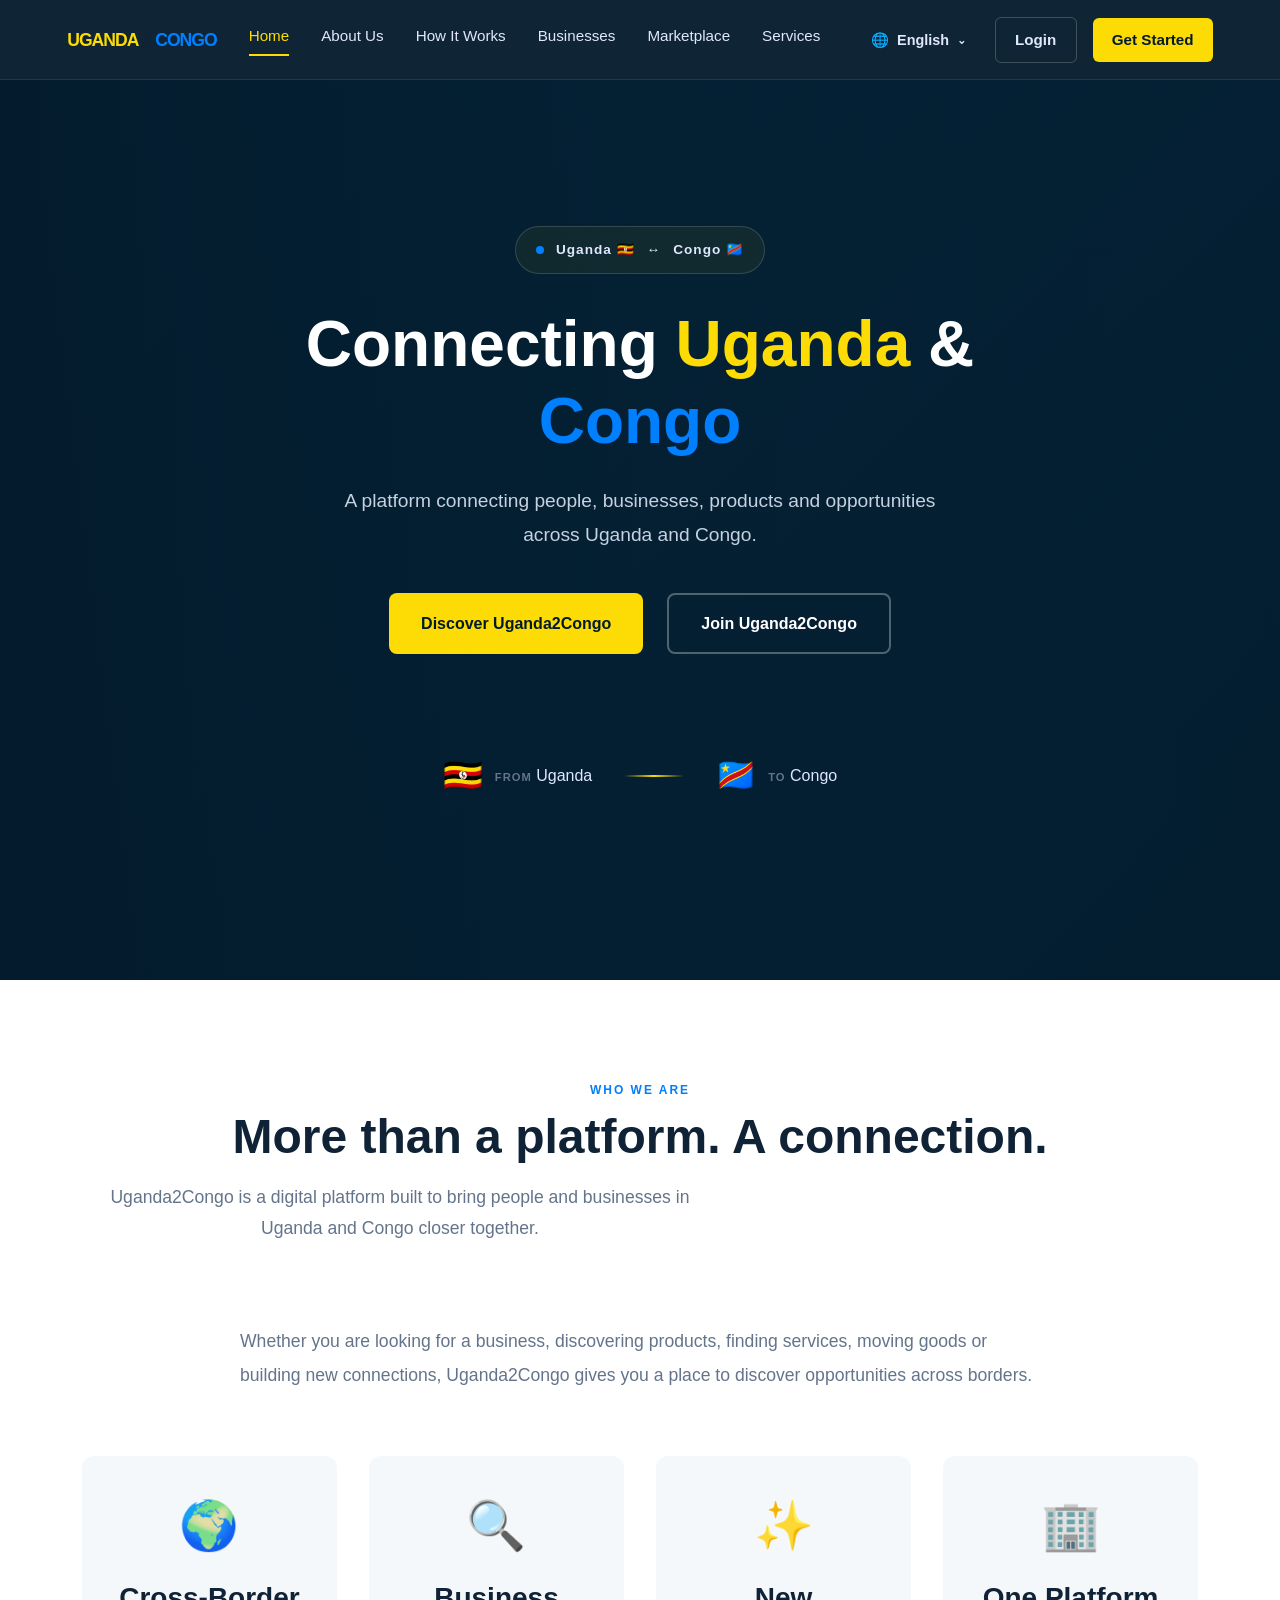
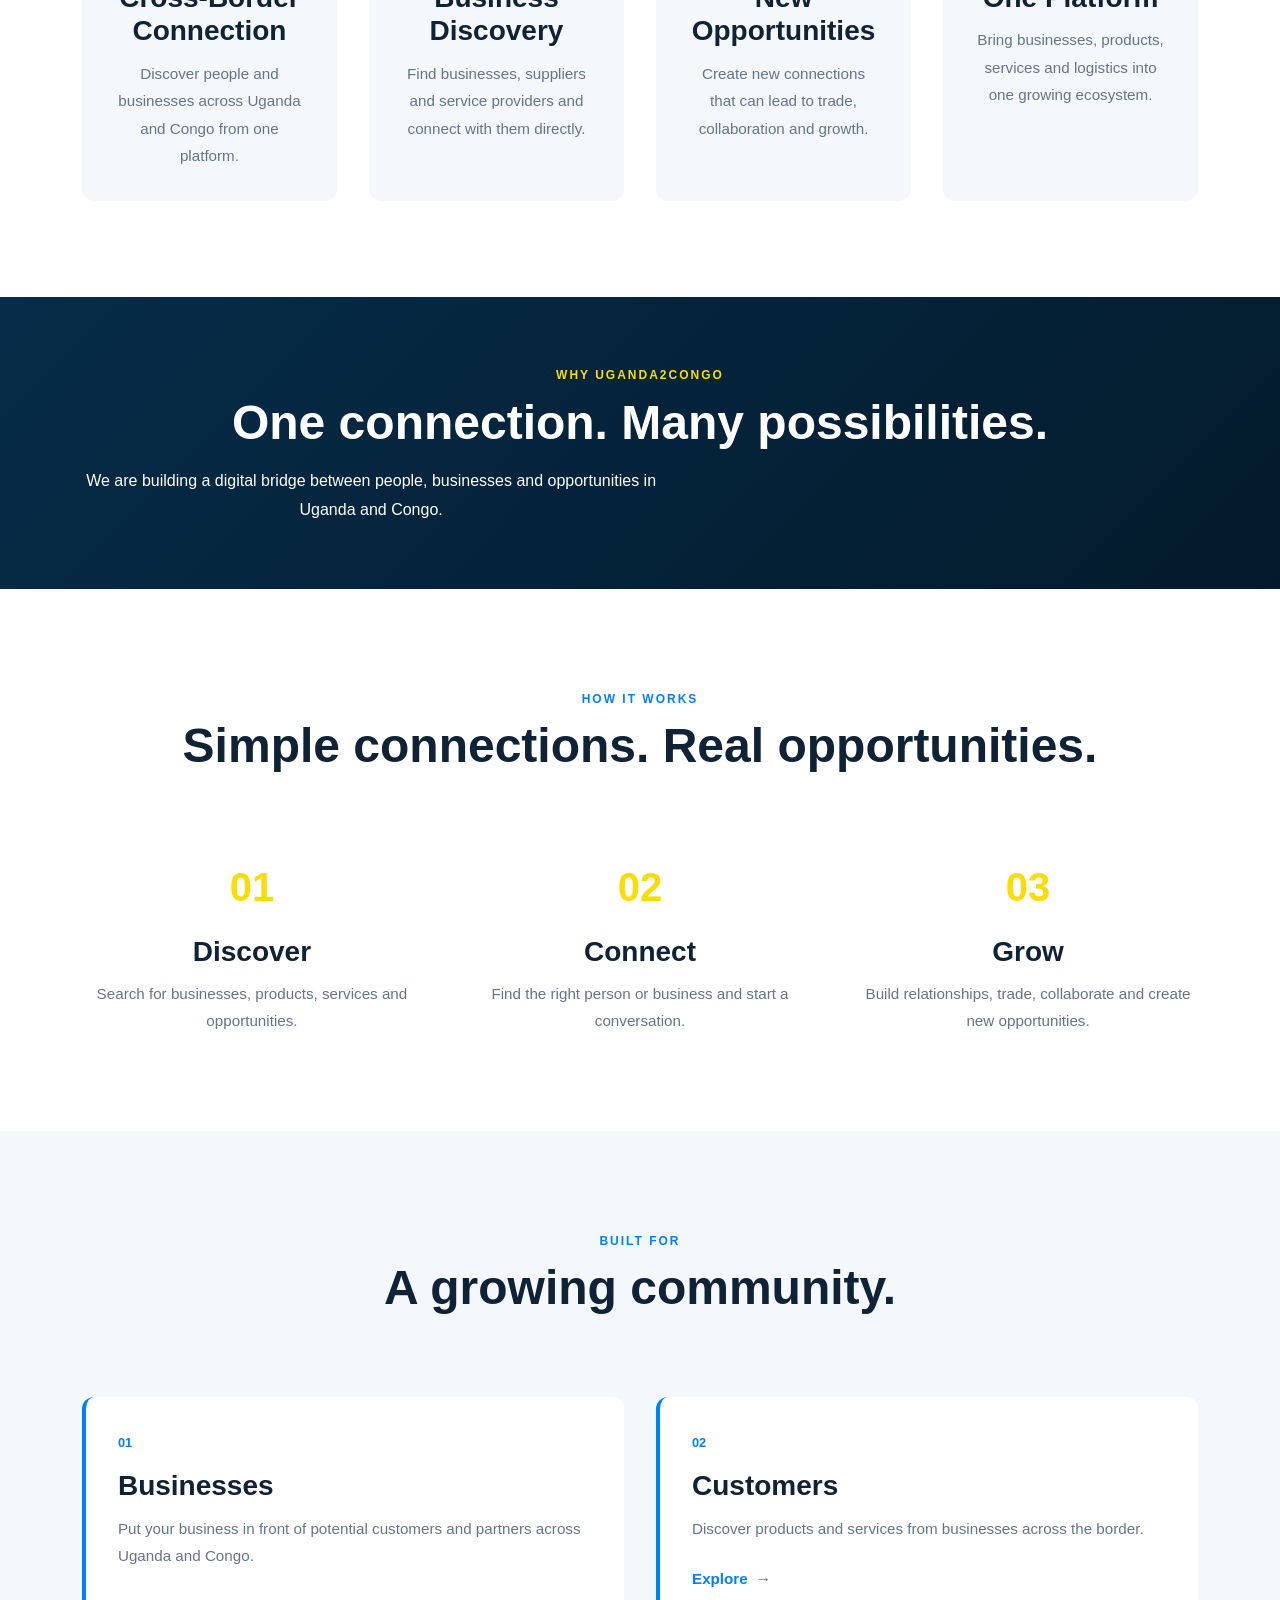
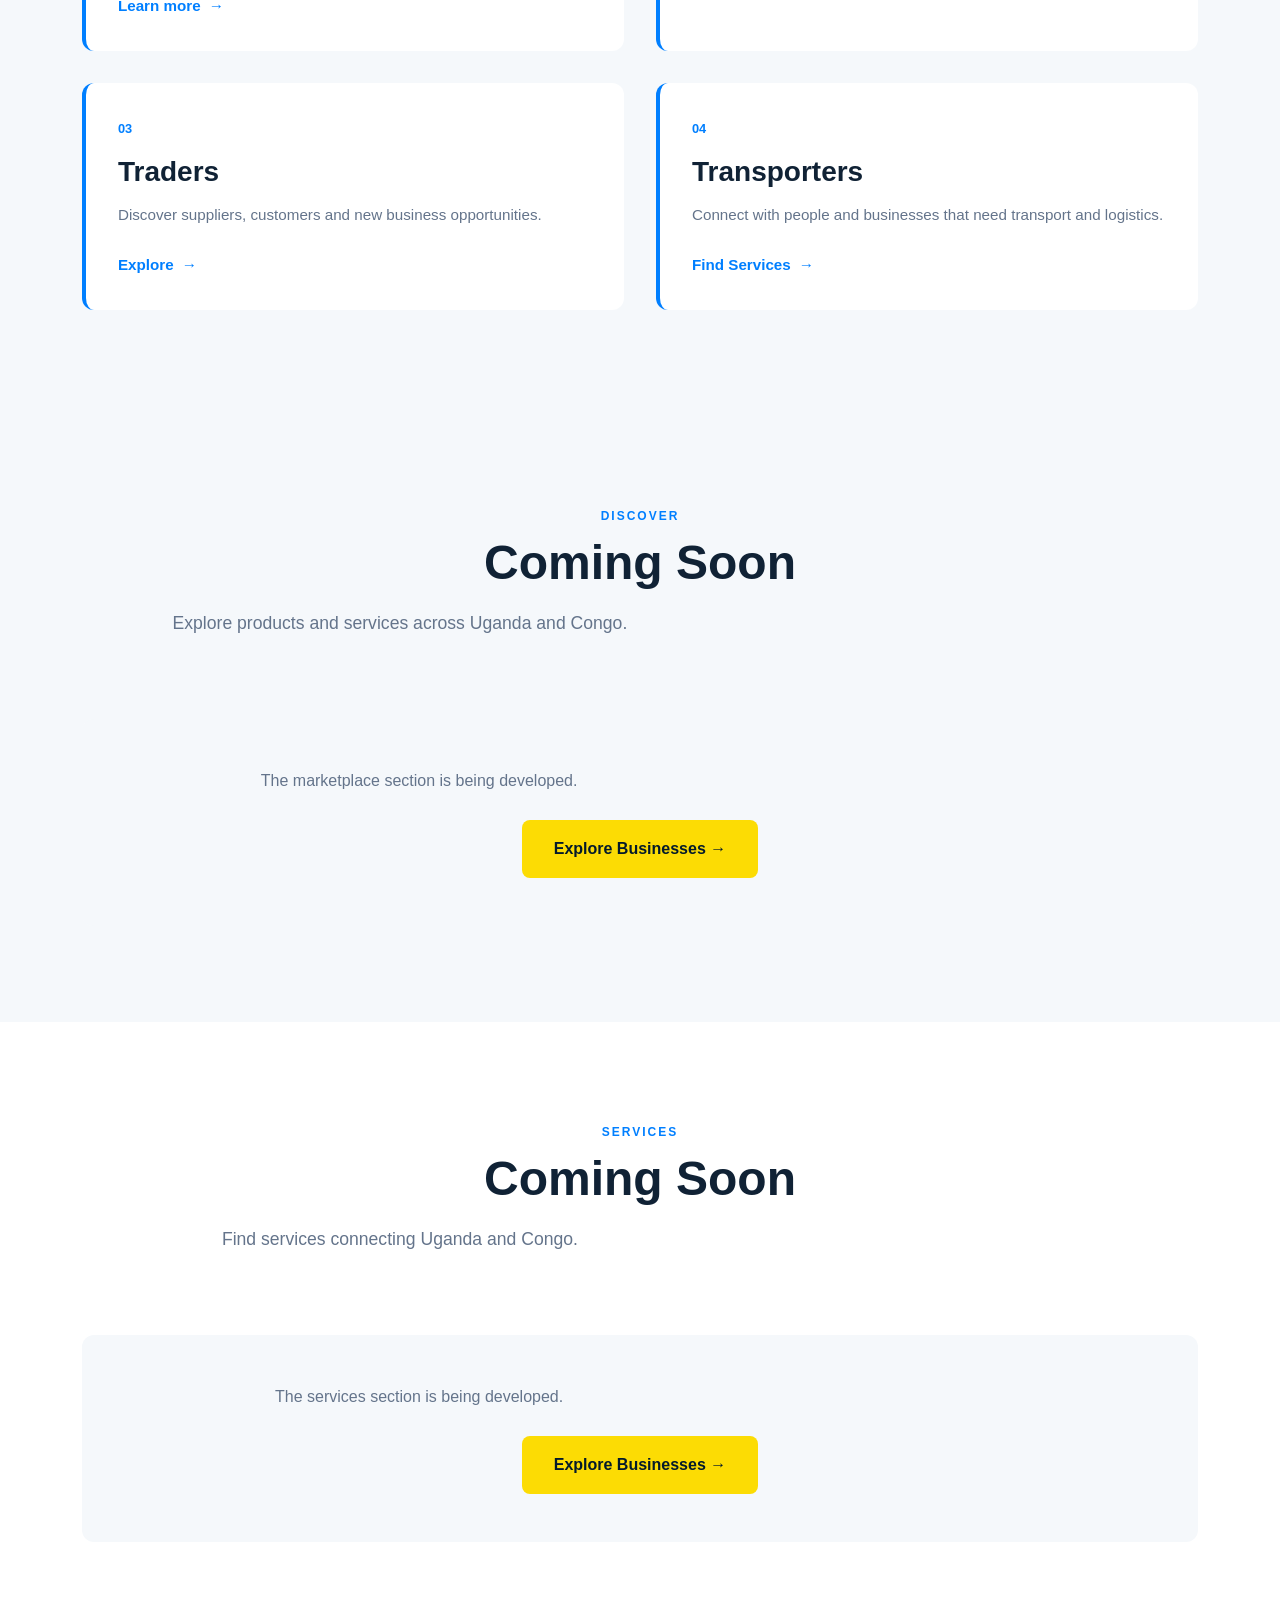
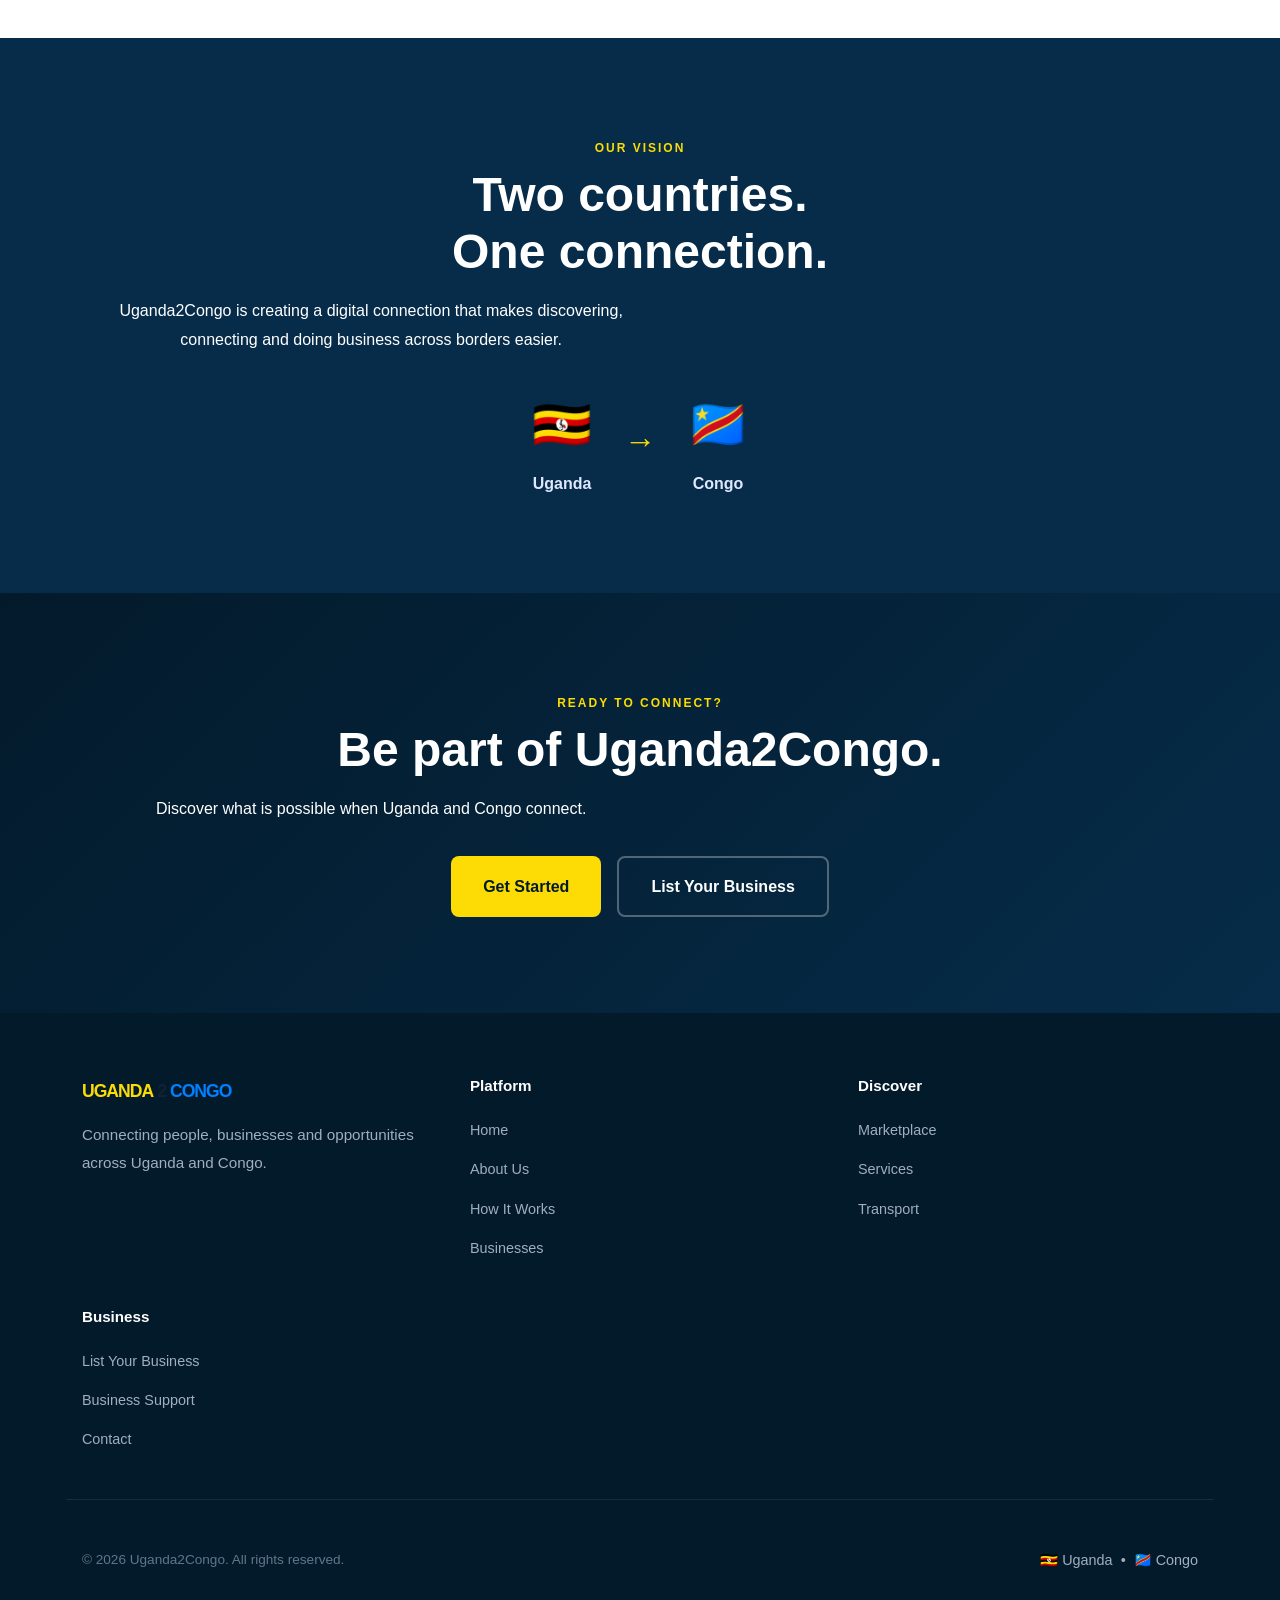
<file: index.html>
<!DOCTYPE html>
<html lang="en">
<head>
    <meta name="google-site-verification" content="ggwGvjV6FK6lKoVEgPFCBbN79hpoDgMZbujHqeuk0v0" />
    <meta charset="UTF-8">
    <meta name="viewport" content="width=device-width, initial-scale=1.0">
    <meta name="description" content="Uganda2Congo connects people, businesses, products and opportunities between Uganda and Congo.">
    <title>Uganda2Congo | Connecting Uganda & Congo</title>
    <link rel="stylesheet" href="style.css">
</head>
<body>

    <!-- ================= NAVBAR ================= -->
    <header class="navbar">
        <div class="container nav-container">
            <a href="index.html" class="logo">
                <span class="uganda-text">UGANDA</span>
                <span class="two-text">2</span>
                <span class="congo-text">CONGO</span>
            </a>

            <nav class="nav-links">
                <a href="index.html" class="active" data-i18n="home">Home</a>
                <a href="#about" data-i18n="about">About Us</a>
                <a href="#how-it-works" data-i18n="howItWorks">How It Works</a>
                <a href="businesses.html" data-i18n="businesses">Businesses</a>
                <a href="#marketplace" data-i18n="marketplace">Marketplace</a>
                <a href="#services" data-i18n="services">Services</a>
            </nav>

            <div class="nav-right">
                <!-- LANGUAGE SELECTOR -->
                <div class="language-selector">
                    <button class="language-button" id="languageButton">
                        <span>🌐</span>
                        <span id="selectedLanguage">English</span>
                        <span class="arrow">⌄</span>
                    </button>
                    <div class="language-menu" id="languageMenu">
                        <button data-language="en">English</button>
                        <button data-language="lg">Luganda</button>
                        <button data-language="sw">Kiswahili</button>
                        <button data-language="fr">Français</button>
                        <button data-language="ln">Lingála</button>
                    </div>
                </div>

                <a href="#" class="login-btn" data-i18n="login">Login</a>
                <a href="#" class="start-btn" data-i18n="getStarted">Get Started</a>

                <!-- MOBILE MENU BUTTON -->
                <button class="menu-button" id="menuButton" aria-label="Open menu">
                    <span></span>
                    <span></span>
                    <span></span>
                </button>
            </div>
        </div>

        <!-- MOBILE NAVIGATION -->
        <div class="mobile-menu" id="mobileMenu">
            <a href="index.html" class="active" data-i18n="home">Home</a>
            <a href="#about" data-i18n="about">About Us</a>
            <a href="#how-it-works" data-i18n="howItWorks">How It Works</a>
            <a href="businesses.html" data-i18n="businesses">Businesses</a>
            <a href="#marketplace" data-i18n="marketplace">Marketplace</a>
            <a href="#services" data-i18n="services">Services</a>
            <div class="mobile-actions">
                <a href="#" class="login-btn" data-i18n="login">Login</a>
                <a href="#" class="start-btn" data-i18n="getStarted">Get Started</a>
            </div>
        </div>
    </header>

    <!-- ================= MAIN ================= -->
    <main>
        <!-- ================= HERO ================= -->
        <section class="hero">
            <div class="hero-image"></div>
            <div class="hero-overlay"></div>

            <div class="container hero-content">
                <div class="hero-badge">
                    <span class="badge-dot"></span>
                    Uganda 🇺🇬
                    <span>↔</span>
                    Congo 🇨🇩
                </div>

                <h1>
                    <span data-i18n="heroLineOne">Connecting</span>
                    <span class="yellow-text"><span data-i18n="uganda">Uganda</span></span>
                    <span data-i18n="and">&</span>
                    <span class="blue-text"><span data-i18n="congo">Congo</span></span>
                </h1>

                <p data-i18n="heroDescription">A platform connecting people, businesses, products and opportunities across Uganda and Congo.</p>

                <div class="hero-buttons">
                    <a href="businesses.html" class="primary-btn" data-i18n="discoverPlatform">
                        Discover Uganda2Congo
                        <span>→</span>
                    </a>
                    <a href="businesses.html" class="secondary-btn" data-i18n="joinUs">Join Uganda2Congo</a>
                </div>

                <div class="hero-bottom">
                    <div class="country">
                        <strong>🇺🇬</strong>
                        <div>
                            <small data-i18n="from">FROM</small>
                            <span data-i18n="uganda">Uganda</span>
                        </div>
                    </div>
                    <div class="connection-line">
                        <span></span>
                    </div>
                    <div class="country">
                        <strong>🇨🇩</strong>
                        <div>
                            <small data-i18n="to">TO</small>
                            <span data-i18n="congo">Congo</span>
                        </div>
                    </div>
                </div>
            </div>
        </section>

        <!-- ================= ABOUT ================= -->
        <section class="about-section" id="about">
            <div class="container">
                <div class="section-header">
                    <span class="section-label" data-i18n="whoWeAre">WHO WE ARE</span>
                    <h2 data-i18n="aboutTitle">More than a platform. A connection.</h2>
                    <p class="lead" data-i18n="aboutLead">Uganda2Congo is a digital platform built to bring people and businesses in Uganda and Congo closer together.</p>
                </div>

                <p class="about-text" data-i18n="aboutText">
                    Whether you are looking for a business, discovering products, finding services, moving goods or building new connections, Uganda2Congo gives you a place to discover opportunities across borders.
                </p>

                <div class="about-features">
                    <div class="feature-card">
                        <div class="feature-icon">🌍</div>
                        <h3 data-i18n="crossBorder">Cross-Border Connection</h3>
                        <p data-i18n="crossBorderText">Discover people and businesses across Uganda and Congo from one platform.</p>
                    </div>

                    <div class="feature-card">
                        <div class="feature-icon">🔍</div>
                        <h3 data-i18n="businessDiscovery">Business Discovery</h3>
                        <p data-i18n="businessDiscoveryText">Find businesses, suppliers and service providers and connect with them directly.</p>
                    </div>

                    <div class="feature-card">
                        <div class="feature-icon">✨</div>
                        <h3 data-i18n="opportunities">New Opportunities</h3>
                        <p data-i18n="opportunitiesText">Create new connections that can lead to trade, collaboration and growth.</p>
                    </div>

                    <div class="feature-card">
                        <div class="feature-icon">🏢</div>
                        <h3 data-i18n="onePlatform">One Platform</h3>
                        <p data-i18n="onePlatformText">Bring businesses, products, services and logistics into one growing ecosystem.</p>
                    </div>
                </div>
            </div>
        </section>

        <!-- ================= WHY UGANDA2CONGO ================= -->
        <section class="why-section">
            <div class="container">
                <span class="section-label" data-i18n="whyUganda2Congo">WHY UGANDA2CONGO</span>
                <h2 data-i18n="whyTitle">One connection. Many possibilities.</h2>
                <p data-i18n="whyDescription">We are building a digital bridge between people, businesses and opportunities in Uganda and Congo.</p>
            </div>
        </section>

        <!-- ================= HOW IT WORKS ================= -->
        <section class="how-section" id="how-it-works">
            <div class="container">
                <div class="section-header">
                    <span class="section-label" data-i18n="howItWorksLabel">HOW IT WORKS</span>
                    <h2 data-i18n="howTitle">Simple connections. Real opportunities.</h2>
                </div>

                <div class="how-steps">
                    <div class="step">
                        <div class="step-number">01</div>
                        <h3 data-i18n="discover">Discover</h3>
                        <p data-i18n="discoverText">Search for businesses, products, services and opportunities.</p>
                    </div>

                    <div class="step">
                        <div class="step-number">02</div>
                        <h3 data-i18n="connect">Connect</h3>
                        <p data-i18n="connectText">Find the right person or business and start a conversation.</p>
                    </div>

                    <div class="step">
                        <div class="step-number">03</div>
                        <h3 data-i18n="grow">Grow</h3>
                        <p data-i18n="growText">Build relationships, trade, collaborate and create new opportunities.</p>
                    </div>
                </div>
            </div>
        </section>

        <!-- ================= BUILT FOR ================= -->
        <section class="audience-section" id="audience">
            <div class="container">
                <div class="section-header">
                    <span class="section-label" data-i18n="builtFor">BUILT FOR</span>
                    <h2 data-i18n="audienceTitle">A growing community.</h2>
                </div>

                <div class="audience-grid">
                    <div class="audience-card">
                        <span class="card-label">01</span>
                        <h3 data-i18n="forBusinesses">Businesses</h3>
                        <p data-i18n="forBusinessesText">Put your business in front of potential customers and partners across Uganda and Congo.</p>
                        <a href="businesses.html">
                            <span data-i18n="learnMore">Learn more</span>
                            →
                        </a>
                    </div>

                    <div class="audience-card">
                        <span class="card-label">02</span>
                        <h3 data-i18n="forCustomers">Customers</h3>
                        <p data-i18n="forCustomersText">Discover products and services from businesses across the border.</p>
                        <a href="businesses.html">
                            <span data-i18n="explore">Explore</span>
                            →
                        </a>
                    </div>

                    <div class="audience-card">
                        <span class="card-label">03</span>
                        <h3 data-i18n="forTraders">Traders</h3>
                        <p data-i18n="forTradersText">Discover suppliers, customers and new business opportunities.</p>
                        <a href="businesses.html">
                            <span data-i18n="explore">Explore</span>
                            →
                        </a>
                    </div>

                    <div class="audience-card">
                        <span class="card-label">04</span>
                        <h3 data-i18n="forTransporters">Transporters</h3>
                        <p data-i18n="forTransportersText">Connect with people and businesses that need transport and logistics.</p>
                        <a href="businesses.html">
                            <span data-i18n="findServices">Find Services</span>
                            →
                        </a>
                    </div>
                </div>
            </div>
        </section>

        <!-- ================= MARKETPLACE (PLACEHOLDER) ================= -->
        <section class="marketplace-section" id="marketplace">
            <div class="container">
                <div class="section-header">
                    <span class="section-label" data-i18n="discover">MARKETPLACE</span>
                    <h2>Coming Soon</h2>
                    <p>Explore products and services across Uganda and Congo.</p>
                </div>
                <div class="placeholder-content">
                    <p>The marketplace section is being developed.</p>
                    <a href="businesses.html" class="primary-btn">Explore Businesses →</a>
                </div>
            </div>
        </section>

        <!-- ================= SERVICES (PLACEHOLDER) ================= -->
        <section class="services-section" id="services">
            <div class="container">
                <div class="section-header">
                    <span class="section-label" data-i18n="services">SERVICES</span>
                    <h2>Coming Soon</h2>
                    <p>Find services connecting Uganda and Congo.</p>
                </div>
                <div class="placeholder-content">
                    <p>The services section is being developed.</p>
                    <a href="businesses.html" class="primary-btn">Explore Businesses →</a>
                </div>
            </div>
        </section>

        <!-- ================= CONNECTION SECTION ================= -->
        <section class="connection-section">
            <div class="connection-background"></div>
            <div class="container connection-content">
                <span class="section-label" data-i18n="ourVision">OUR VISION</span>
                <h2 data-i18n="visionTitle">Two countries.<br>One connection.</h2>
                <p data-i18n="visionText">Uganda2Congo is creating a digital connection that makes discovering, connecting and doing business across borders easier.</p>
                <div class="flags">
                    <div>
                        <strong>🇺🇬</strong>
                        <span data-i18n="uganda">Uganda</span>
                    </div>
                    <div class="big-arrow">→</div>
                    <div>
                        <strong>🇨🇩</strong>
                        <span data-i18n="congo">Congo</span>
                    </div>
                </div>
            </div>
        </section>

        <!-- ================= CTA ================= -->
        <section class="cta-section">
            <div class="container cta-content">
                <span class="section-label" data-i18n="ready">READY TO CONNECT?</span>
                <h2 data-i18n="ctaTitle">Be part of Uganda2Congo.</h2>
                <p data-i18n="ctaText">Discover what is possible when Uganda and Congo connect.</p>
                <div class="cta-buttons">
                    <a href="#" class="primary-btn dark" data-i18n="getStarted">Get Started <span>→</span></a>
                    <a href="businesses.html" class="secondary-btn light" data-i18n="listBusiness">List Your Business</a>
                </div>
            </div>
        </section>
    </main>

    <!-- ================= FOOTER ================= -->
    <footer>
        <div class="container footer-top">
            <div class="footer-brand">
                <a href="index.html" class="logo">
                    <span class="uganda-text">UGANDA</span>
                    <span class="two-text">2</span>
                    <span class="congo-text">CONGO</span>
                </a>
                <p data-i18n="footerText">Connecting people, businesses and opportunities across Uganda and Congo.</p>
            </div>

            <div class="footer-links">
                <div>
                    <h4 data-i18n="platform">Platform</h4>
                    <a href="index.html" data-i18n="home">Home</a>
                    <a href="index.html#about" data-i18n="about">About Us</a>
                    <a href="index.html#how-it-works" data-i18n="howItWorks">How It Works</a>
                    <a href="businesses.html" data-i18n="businesses">Businesses</a>
                </div>

                <div>
                    <h4 data-i18n="discover">Discover</h4>
                    <a href="index.html#marketplace" data-i18n="marketplace">Marketplace</a>
                    <a href="index.html#services" data-i18n="services">Services</a>
                    <a href="index.html#services" data-i18n="transport">Transport</a>
                </div>

                <div>
                    <h4 data-i18n="business">Business</h4>
                    <a href="businesses.html" data-i18n="listBusiness">List Your Business</a>
                    <a href="#" data-i18n="businessSupport">Business Support</a>
                    <a href="#" data-i18n="contact">Contact Us</a>
                </div>
            </div>
        </div>

        <div class="container footer-bottom">
            <p>
                © 2026 Uganda2Congo.
                <span data-i18n="allRightsReserved">All rights reserved.</span>
            </p>
            <div class="footer-countries">
                🇺🇬 Uganda
                <span>•</span>
                🇨🇩 Congo
            </div>
        </div>
    </footer>

    <script src="script.js"></script>
</body>
</html>
</file>
<file: style.css>
/* ===================================================
   UGANDA2CONGO — UNIFIED STYLESHEET
   Professional, responsive, and accessible design
=================================================== */

/* ===================================================
   RESET & DEFAULTS
=================================================== */

* {
    margin: 0;
    padding: 0;
    box-sizing: border-box;
}

html {
    scroll-behavior: smooth;
    -webkit-font-smoothing: antialiased;
}

body {
    font-family: -apple-system, BlinkMacSystemFont, 'Segoe UI', 'Helvetica Neue', sans-serif;
    font-size: 1rem;
    line-height: 1.6;
    color: #102235;
    background: #ffffff;
}

a {
    color: inherit;
    text-decoration: none;
    transition: all 0.2s ease;
}

button {
    font-family: inherit;
    cursor: pointer;
    border: none;
    background: none;
}

img {
    display: block;
    max-width: 100%;
}


/* ===================================================
   COLOR SYSTEM
=================================================== */

:root {
    /* Uganda flag colors */
    --uganda-black: #000000;
    --uganda-yellow: #FCDC04;
    --uganda-red: #D90000;

    /* Congo flag colors */
    --congo-blue: #007FFF;
    --congo-red: #CE1021;
    --congo-yellow: #F7D618;

    /* Supporting colors */
    --navy-dark: #062C49;
    --navy: #031A2B;
    --navy-light: #1B3A52;

    /* Neutrals */
    --white: #FFFFFF;
    --light-bg: #F5F8FB;
    --border-color: #E4E9EF;
    --text-muted: #64748B;
    --text-dark: #102235;

    /* Semantic */
    --primary-yellow: #FCDC04;
    --primary-blue: #007FFF;
    --accent-red: #D90000;
}


/* ===================================================
   LAYOUT
=================================================== */

.container {
    width: min(1180px, 92%);
    margin: 0 auto;
    padding: 0 1rem;
}

main {
    position: relative;
    z-index: 1;
}


/* ===================================================
   TYPOGRAPHY
=================================================== */

h1, h2, h3, h4, h5, h6 {
    font-weight: 700;
    line-height: 1.2;
    color: var(--text-dark);
}

h1 {
    font-size: clamp(2.5rem, 6vw, 4rem);
    margin-bottom: 1.5rem;
}

h2 {
    font-size: clamp(2rem, 5vw, 3rem);
    margin-bottom: 1rem;
}

h3 {
    font-size: clamp(1.25rem, 3vw, 1.75rem);
}

p {
    color: var(--text-muted);
    line-height: 1.8;
    max-width: 65ch;
}

.lead {
    font-size: 1.1rem;
    color: var(--text-dark);
    font-weight: 500;
}

.section-label {
    display: inline-block;
    font-size: 0.75rem;
    font-weight: 800;
    letter-spacing: 2px;
    text-transform: uppercase;
    color: var(--congo-blue);
    margin-bottom: 0.5rem;
}


/* ===================================================
   NAVBAR
=================================================== */

.navbar {
    position: fixed;
    top: 0;
    left: 0;
    width: 100%;
    height: 80px;
    z-index: 1000;
    background: rgba(3, 26, 43, 0.95);
    backdrop-filter: blur(10px);
    border-bottom: 1px solid rgba(255, 255, 255, 0.08);
}

.nav-container {
    height: 80px;
    display: flex;
    align-items: center;
    justify-content: space-between;
    gap: 2rem;
}

.logo {
    display: flex;
    align-items: center;
    gap: 0.25rem;
    font-weight: 900;
    font-size: 1.1rem;
    letter-spacing: -1px;
    flex-shrink: 0;
}

.logo span {
    transition: all 0.2s ease;
}

.logo:hover span {
    opacity: 0.8;
}

.uganda-text {
    color: var(--uganda-yellow);
}

.two-text {
    color: var(--text-dark);
}

.congo-text {
    color: var(--congo-blue);
}

.nav-links {
    display: none;
    align-items: center;
    gap: 2rem;
    flex: 1;
}

.nav-links a {
    font-size: 0.95rem;
    font-weight: 500;
    color: #E0E7FF;
    position: relative;
    padding-bottom: 0.5rem;
}

.nav-links a::after {
    content: '';
    position: absolute;
    bottom: 0;
    left: 0;
    width: 0;
    height: 2px;
    background: var(--primary-yellow);
    transition: width 0.3s ease;
}

.nav-links a:hover::after,
.nav-links a.active::after {
    width: 100%;
}

.nav-links a.active {
    color: var(--primary-yellow);
}

.nav-right {
    display: flex;
    align-items: center;
    gap: 1rem;
}

.login-btn, .start-btn {
    font-size: 0.95rem;
    font-weight: 600;
    padding: 0.6rem 1.2rem;
    border-radius: 6px;
    transition: all 0.2s ease;
    white-space: nowrap;
}

.login-btn {
    color: #E0E7FF;
    border: 1px solid rgba(255, 255, 255, 0.2);
}

.login-btn:hover {
    background: rgba(255, 255, 255, 0.1);
    border-color: rgba(255, 255, 255, 0.3);
}

.start-btn {
    background: var(--primary-yellow);
    color: var(--navy);
    font-weight: 700;
}

.start-btn:hover {
    background: #FFE81A;
    transform: translateY(-2px);
}

/* Language Selector */
.language-selector {
    position: relative;
    display: none;
}

.language-button {
    display: flex;
    align-items: center;
    gap: 0.5rem;
    font-size: 0.9rem;
    font-weight: 600;
    color: #E0E7FF;
    padding: 0.5rem 0.8rem;
    border-radius: 6px;
    transition: all 0.2s ease;
}

.language-button:hover {
    background: rgba(255, 255, 255, 0.1);
}

.language-button .arrow {
    font-size: 0.7rem;
    transition: transform 0.3s ease;
}

.language-menu {
    position: absolute;
    top: 100%;
    right: 0;
    margin-top: 0.5rem;
    background: var(--navy);
    border: 1px solid rgba(255, 255, 255, 0.1);
    border-radius: 8px;
    overflow: hidden;
    opacity: 0;
    visibility: hidden;
    transform: translateY(-10px);
    transition: all 0.3s ease;
    min-width: 140px;
}

.language-menu.open {
    opacity: 1;
    visibility: visible;
    transform: translateY(0);
}

.language-menu button {
    width: 100%;
    padding: 0.75rem 1rem;
    color: #E0E7FF;
    font-size: 0.9rem;
    text-align: left;
    transition: all 0.2s ease;
    border-bottom: 1px solid rgba(255, 255, 255, 0.05);
}

.language-menu button:last-child {
    border-bottom: none;
}

.language-menu button:hover {
    background: rgba(252, 220, 4, 0.1);
    color: var(--primary-yellow);
}

/* Mobile Menu Button */
.menu-button {
    display: none;
    flex-direction: column;
    gap: 5px;
    padding: 0.5rem;
}

.menu-button span {
    width: 24px;
    height: 2px;
    background: #E0E7FF;
    border-radius: 2px;
    transition: all 0.3s ease;
}

.menu-button.active span:nth-child(1) {
    transform: translateY(8px) rotate(45deg);
}

.menu-button.active span:nth-child(2) {
    opacity: 0;
}

.menu-button.active span:nth-child(3) {
    transform: translateY(-8px) rotate(-45deg);
}

/* Mobile Menu */
.mobile-menu {
    display: none;
    position: absolute;
    top: 80px;
    left: 0;
    width: 100%;
    background: var(--navy);
    border-bottom: 1px solid rgba(255, 255, 255, 0.08);
    flex-direction: column;
    gap: 0;
    max-height: calc(100vh - 80px);
    overflow-y: auto;
}

.mobile-menu.open {
    display: flex;
}

.mobile-menu > a {
    padding: 1rem;
    border-bottom: 1px solid rgba(255, 255, 255, 0.05);
    color: #E0E7FF;
    font-weight: 500;
    transition: all 0.2s ease;
}

.mobile-menu > a:hover,
.mobile-menu > a.active {
    background: rgba(252, 220, 4, 0.1);
    color: var(--primary-yellow);
}

.mobile-actions {
    padding: 1rem;
    border-top: 1px solid rgba(255, 255, 255, 0.05);
    display: flex;
    flex-direction: column;
    gap: 0.75rem;
}

.mobile-actions a {
    padding: 0.75rem;
    text-align: center;
    border-radius: 6px;
    font-weight: 600;
}

.mobile-actions .login-btn {
    border: 1px solid rgba(255, 255, 255, 0.2);
    color: #E0E7FF;
}

.mobile-actions .start-btn {
    background: var(--primary-yellow);
    color: var(--navy);
}


/* ===================================================
   HERO SECTION
=================================================== */

.hero {
    position: relative;
    min-height: 100vh;
    display: flex;
    align-items: center;
    justify-content: center;
    overflow: hidden;
    margin-top: 80px;
}

.hero-image {
    position: absolute;
    top: 0;
    left: 0;
    width: 100%;
    height: 100%;
    background: linear-gradient(135deg, #062C49 0%, #031A2B 100%);
    z-index: -2;
}

.hero-overlay {
    position: absolute;
    top: 0;
    left: 0;
    width: 100%;
    height: 100%;
    background: linear-gradient(90deg, rgba(3, 26, 43, 0.92) 0%, rgba(4, 31, 49, 0.82) 50%, rgba(4, 31, 49, 0.6) 100%);
    z-index: -1;
}

.hero-content {
    position: relative;
    z-index: 1;
    text-align: center;
    max-width: 800px;
    padding: 4rem 1rem;
}

.hero-badge {
    display: inline-flex;
    align-items: center;
    gap: 0.75rem;
    padding: 0.75rem 1.25rem;
    border: 1px solid rgba(255, 255, 255, 0.15);
    border-radius: 100px;
    background: rgba(252, 220, 4, 0.05);
    color: #E0E7FF;
    font-size: 0.85rem;
    font-weight: 700;
    letter-spacing: 1px;
    margin-bottom: 2rem;
}

.badge-dot {
    display: inline-block;
    width: 8px;
    height: 8px;
    background: var(--congo-blue);
    border-radius: 50%;
}

.yellow-text {
    color: var(--primary-yellow);
    font-weight: 800;
}

.blue-text {
    color: var(--congo-blue);
    font-weight: 800;
}

h1 {
    color: #FFFFFF;
}

.hero-content > p {
    font-size: 1.2rem;
    color: #C7D2E0;
    margin-bottom: 2.5rem;
    max-width: 600px;
    margin-left: auto;
    margin-right: auto;
}

.hero-buttons {
    display: flex;
    gap: 1rem;
    margin-bottom: 4rem;
    justify-content: center;
    flex-wrap: wrap;
}

.primary-btn, .secondary-btn {
    display: inline-flex;
    align-items: center;
    gap: 0.5rem;
    padding: 1rem 2rem;
    border-radius: 8px;
    font-weight: 700;
    font-size: 1rem;
    transition: all 0.3s ease;
    cursor: pointer;
    text-align: center;
}

.primary-btn {
    background: var(--primary-yellow);
    color: var(--navy);
}

.primary-btn:hover {
    background: #FFE81A;
    transform: translateY(-3px);
    box-shadow: 0 10px 25px rgba(252, 220, 4, 0.2);
}

.primary-btn.dark {
    background: var(--primary-yellow);
    color: var(--navy);
}

.secondary-btn {
    border: 2px solid rgba(255, 255, 255, 0.3);
    color: #FFFFFF;
}

.secondary-btn:hover {
    border-color: var(--primary-yellow);
    background: rgba(252, 220, 4, 0.1);
}

.secondary-btn.light {
    border: 2px solid rgba(255, 255, 255, 0.3);
    color: #FFFFFF;
}

.hero-bottom {
    display: flex;
    align-items: center;
    justify-content: center;
    gap: 2rem;
    padding: 2rem 0;
}

.country {
    display: flex;
    align-items: center;
    gap: 0.75rem;
    color: #E0E7FF;
}

.country strong {
    font-size: 2rem;
}

.country small {
    font-size: 0.7rem;
    font-weight: 700;
    letter-spacing: 1px;
    color: var(--text-muted);
}

.connection-line {
    width: 60px;
    height: 2px;
    background: linear-gradient(90deg, rgba(252, 220, 4, 0), var(--primary-yellow), rgba(252, 220, 4, 0));
}


/* ===================================================
   SECTIONS
=================================================== */

section {
    position: relative;
    z-index: 1;
}

.section-header {
    text-align: center;
    margin-bottom: 4rem;
}

.section-header h2 {
    margin-bottom: 1rem;
}

.section-header p {
    font-size: 1.1rem;
    color: var(--text-muted);
}

/* About Section */
.about-section {
    padding: 6rem 1rem;
    background: var(--white);
}

.about-text {
    font-size: 1.1rem;
    margin: 2rem auto;
    max-width: 800px;
    line-height: 1.9;
}

.about-features {
    display: grid;
    grid-template-columns: repeat(auto-fit, minmax(250px, 1fr));
    gap: 2rem;
    margin-top: 4rem;
}

.feature-card {
    padding: 2rem;
    background: var(--light-bg);
    border-radius: 12px;
    text-align: center;
    transition: all 0.3s ease;
}

.feature-card:hover {
    background: #F0F6FF;
    transform: translateY(-5px);
}

.feature-icon {
    font-size: 3rem;
    margin-bottom: 1rem;
}

.feature-card h3 {
    margin-bottom: 0.75rem;
}

.feature-card p {
    font-size: 0.95rem;
}

/* Why Section */
.why-section {
    padding: 4rem 1rem;
    background: linear-gradient(135deg, var(--navy-dark) 0%, var(--navy) 100%);
    text-align: center;
}

.why-section h2,
.why-section p {
    color: #FFFFFF;
}

.why-section .section-label {
    color: var(--primary-yellow);
}

/* How It Works */
.how-section {
    padding: 6rem 1rem;
    background: var(--white);
}

.how-steps {
    display: grid;
    grid-template-columns: repeat(auto-fit, minmax(200px, 1fr));
    gap: 2rem;
    margin-top: 3rem;
}

.step {
    text-align: center;
}

.step-number {
    display: inline-block;
    font-size: 2.5rem;
    font-weight: 800;
    color: var(--primary-yellow);
    margin-bottom: 1rem;
}

.step h3 {
    margin-bottom: 0.75rem;
}

.step p {
    font-size: 0.95rem;
}

/* Audience Section */
.audience-section {
    padding: 6rem 1rem;
    background: var(--light-bg);
}

.audience-grid {
    display: grid;
    grid-template-columns: repeat(auto-fit, minmax(250px, 1fr));
    gap: 2rem;
    margin-top: 3rem;
}

.audience-card {
    padding: 2rem;
    background: var(--white);
    border-radius: 12px;
    border-left: 4px solid var(--congo-blue);
    transition: all 0.3s ease;
}

.audience-card:hover {
    box-shadow: 0 8px 20px rgba(0, 0, 0, 0.08);
    transform: translateY(-3px);
}

.card-label {
    display: inline-block;
    font-size: 0.8rem;
    font-weight: 800;
    color: var(--congo-blue);
    margin-bottom: 1rem;
}

.audience-card h3 {
    margin-bottom: 0.75rem;
}

.audience-card p {
    font-size: 0.95rem;
    margin-bottom: 1.5rem;
}

.audience-card a {
    display: inline-flex;
    align-items: center;
    gap: 0.5rem;
    color: var(--congo-blue);
    font-weight: 700;
    font-size: 0.95rem;
}

.audience-card a:hover {
    color: var(--primary-yellow);
}

/* Marketplace/Services Placeholder */
.marketplace-section,
.services-section {
    padding: 6rem 1rem;
    background: var(--white);
}

.marketplace-section:nth-child(even),
.services-section:nth-child(even) {
    background: var(--light-bg);
}

.placeholder-content {
    text-align: center;
    padding: 3rem;
    background: var(--light-bg);
    border-radius: 12px;
    margin-top: 2rem;
}

.placeholder-content p {
    color: var(--text-muted);
    margin-bottom: 1.5rem;
}

/* Connection Section */
.connection-section {
    position: relative;
    padding: 6rem 1rem;
    background: var(--navy-dark);
    text-align: center;
    overflow: hidden;
}

.connection-background {
    position: absolute;
    top: 0;
    left: 0;
    width: 100%;
    height: 100%;
    opacity: 0.1;
    z-index: 0;
}

.connection-content {
    position: relative;
    z-index: 1;
}

.connection-content h2,
.connection-content p {
    color: #FFFFFF;
}

.connection-content .section-label {
    color: var(--primary-yellow);
}

.flags {
    display: flex;
    align-items: center;
    justify-content: center;
    gap: 2rem;
    margin-top: 2rem;
    flex-wrap: wrap;
}

.flags > div {
    display: flex;
    flex-direction: column;
    align-items: center;
    gap: 0.5rem;
}

.flags strong {
    font-size: 3rem;
}

.flags span {
    color: #E0E7FF;
    font-weight: 600;
}

.big-arrow {
    font-size: 2rem;
    color: var(--primary-yellow);
}

/* CTA Section */
.cta-section {
    padding: 6rem 1rem;
    background: linear-gradient(135deg, var(--navy) 0%, var(--navy-dark) 100%);
    text-align: center;
}

.cta-content h2,
.cta-content p {
    color: #FFFFFF;
}

.cta-content .section-label {
    color: var(--primary-yellow);
}

.cta-buttons {
    display: flex;
    gap: 1rem;
    margin-top: 2rem;
    justify-content: center;
    flex-wrap: wrap;
}


/* ===================================================
   FOOTER
=================================================== */

footer {
    background: var(--navy);
    color: #E0E7FF;
    padding: 4rem 1rem 2rem;
}

.footer-top {
    display: grid;
    grid-template-columns: repeat(auto-fit, minmax(250px, 1fr));
    gap: 3rem;
    margin-bottom: 3rem;
    padding-bottom: 3rem;
    border-bottom: 1px solid rgba(255, 255, 255, 0.08);
}

.footer-brand p {
    color: #A0AEC0;
    margin: 1rem 0;
    font-size: 0.95rem;
}

.footer-countries {
    display: flex;
    align-items: center;
    gap: 0.5rem;
    font-size: 0.9rem;
    color: #A0AEC0;
}

.footer-links {
    display: contents;
}

.footer-links > div {
    display: flex;
    flex-direction: column;
    gap: 1rem;
}

.footer-links h4 {
    font-size: 0.95rem;
    font-weight: 700;
    color: #FFFFFF;
    margin-bottom: 0.5rem;
}

.footer-links a {
    color: #A0AEC0;
    font-size: 0.9rem;
    transition: all 0.2s ease;
}

.footer-links a:hover {
    color: var(--primary-yellow);
}

.footer-bottom {
    display: flex;
    justify-content: space-between;
    align-items: center;
    flex-wrap: wrap;
    gap: 1rem;
    font-size: 0.85rem;
    color: #A0AEC0;
}

.footer-bottom a {
    color: #A0AEC0;
    transition: all 0.2s ease;
}

.footer-bottom a:hover {
    color: var(--primary-yellow);
}


/* ===================================================
   RESPONSIVE DESIGN
=================================================== */

@media (min-width: 768px) {
    .nav-links {
        display: flex;
    }

    .menu-button {
        display: none;
    }

    .language-selector {
        display: flex;
    }

    .mobile-menu {
        display: none !important;
    }

    .hero-buttons {
        gap: 1.5rem;
    }

    .section-header {
        margin-bottom: 5rem;
    }

    .about-features {
        gap: 2rem;
    }

    .how-steps {
        gap: 3rem;
    }

    .audience-grid {
        grid-template-columns: repeat(2, 1fr);
    }

    .footer-bottom {
        justify-content: space-between;
    }
}

@media (max-width: 767px) {
    .menu-button {
        display: flex;
    }

    .language-selector {
        display: none;
    }

    .start-btn {
        padding: 0.5rem 1rem;
        font-size: 0.9rem;
    }

    h1 {
        font-size: 2rem;
    }

    h2 {
        font-size: 1.5rem;
    }

    .hero-badge {
        font-size: 0.75rem;
        padding: 0.6rem 1rem;
    }

    .hero-content > p {
        font-size: 1rem;
    }

    .hero-bottom {
        gap: 1rem;
    }

    .hero-buttons {
        flex-direction: column;
        width: 100%;
    }

    .hero-buttons button,
    .hero-buttons a {
        width: 100%;
    }

    .section-header {
        margin-bottom: 2.5rem;
    }

    .cta-buttons {
        flex-direction: column;
    }

    .cta-buttons a {
        width: 100%;
    }

    .footer-top {
        grid-template-columns: 1fr;
        gap: 2rem;
    }

    .footer-links {
        display: grid;
        grid-template-columns: repeat(3, 1fr);
        gap: 1rem;
    }

    .footer-bottom {
        flex-direction: column;
        text-align: center;
    }
}

@media (max-width: 480px) {
    .container {
        width: min(100%, 95%);
    }

    h1 {
        font-size: 1.75rem;
    }

    h2 {
        font-size: 1.25rem;
    }

    .navbar {
        height: 70px;
    }

    .nav-container {
        height: 70px;
        gap: 1rem;
    }

    .logo {
        font-size: 0.95rem;
    }

    .start-btn {
        display: none;
    }

    .hero {
        min-height: 80vh;
        margin-top: 70px;
    }

    .hero-content {
        padding: 3rem 1rem;
    }

    .primary-btn, .secondary-btn {
        padding: 0.85rem 1.5rem;
        font-size: 0.9rem;
    }

    .about-section,
    .how-section,
    .audience-section,
    .marketplace-section,
    .services-section,
    .connection-section,
    .cta-section {
        padding: 3rem 1rem;
    }

    .section-header {
        margin-bottom: 2rem;
    }

    .feature-card,
    .audience-card,
    .step {
        padding: 1.5rem 1rem;
    }

    .flags {
        gap: 1rem;
    }

    .flags strong {
        font-size: 2rem;
    }

    .footer-links {
        grid-template-columns: 1fr;
    }
}
</file>
